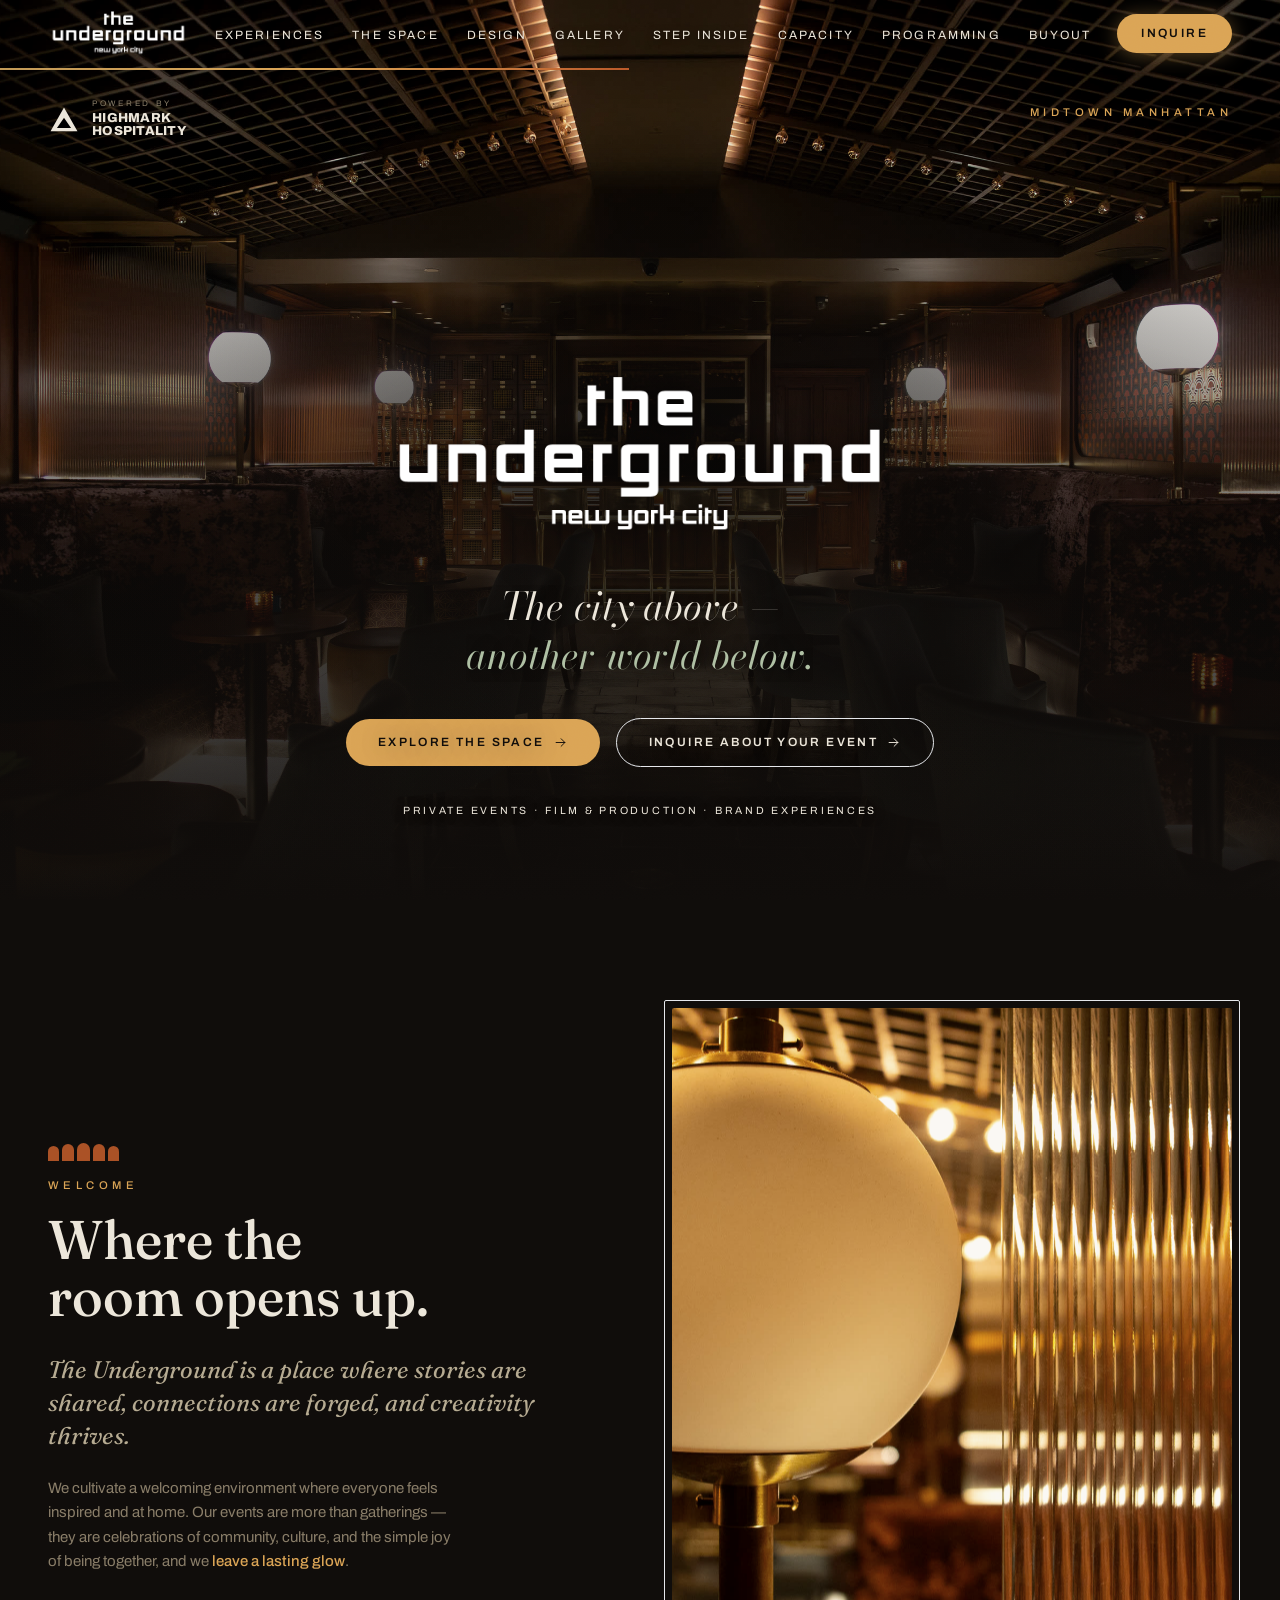
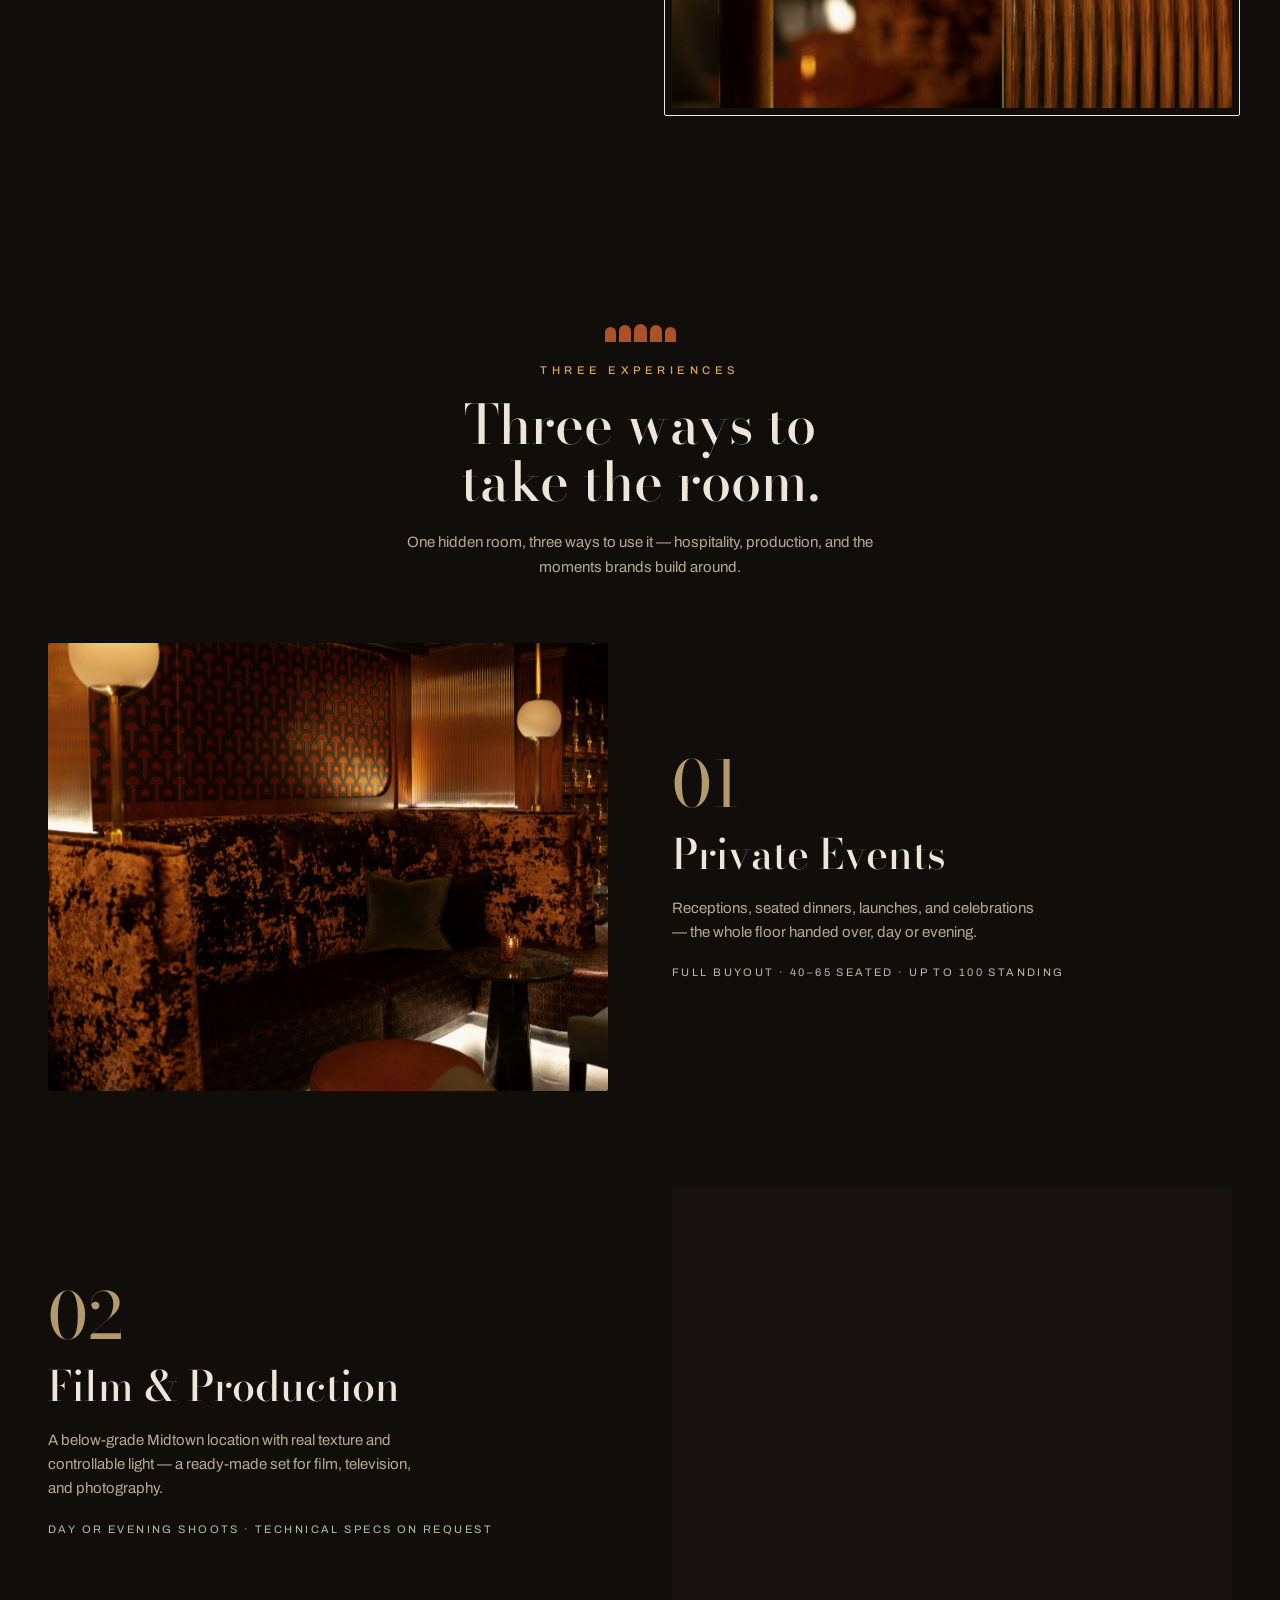
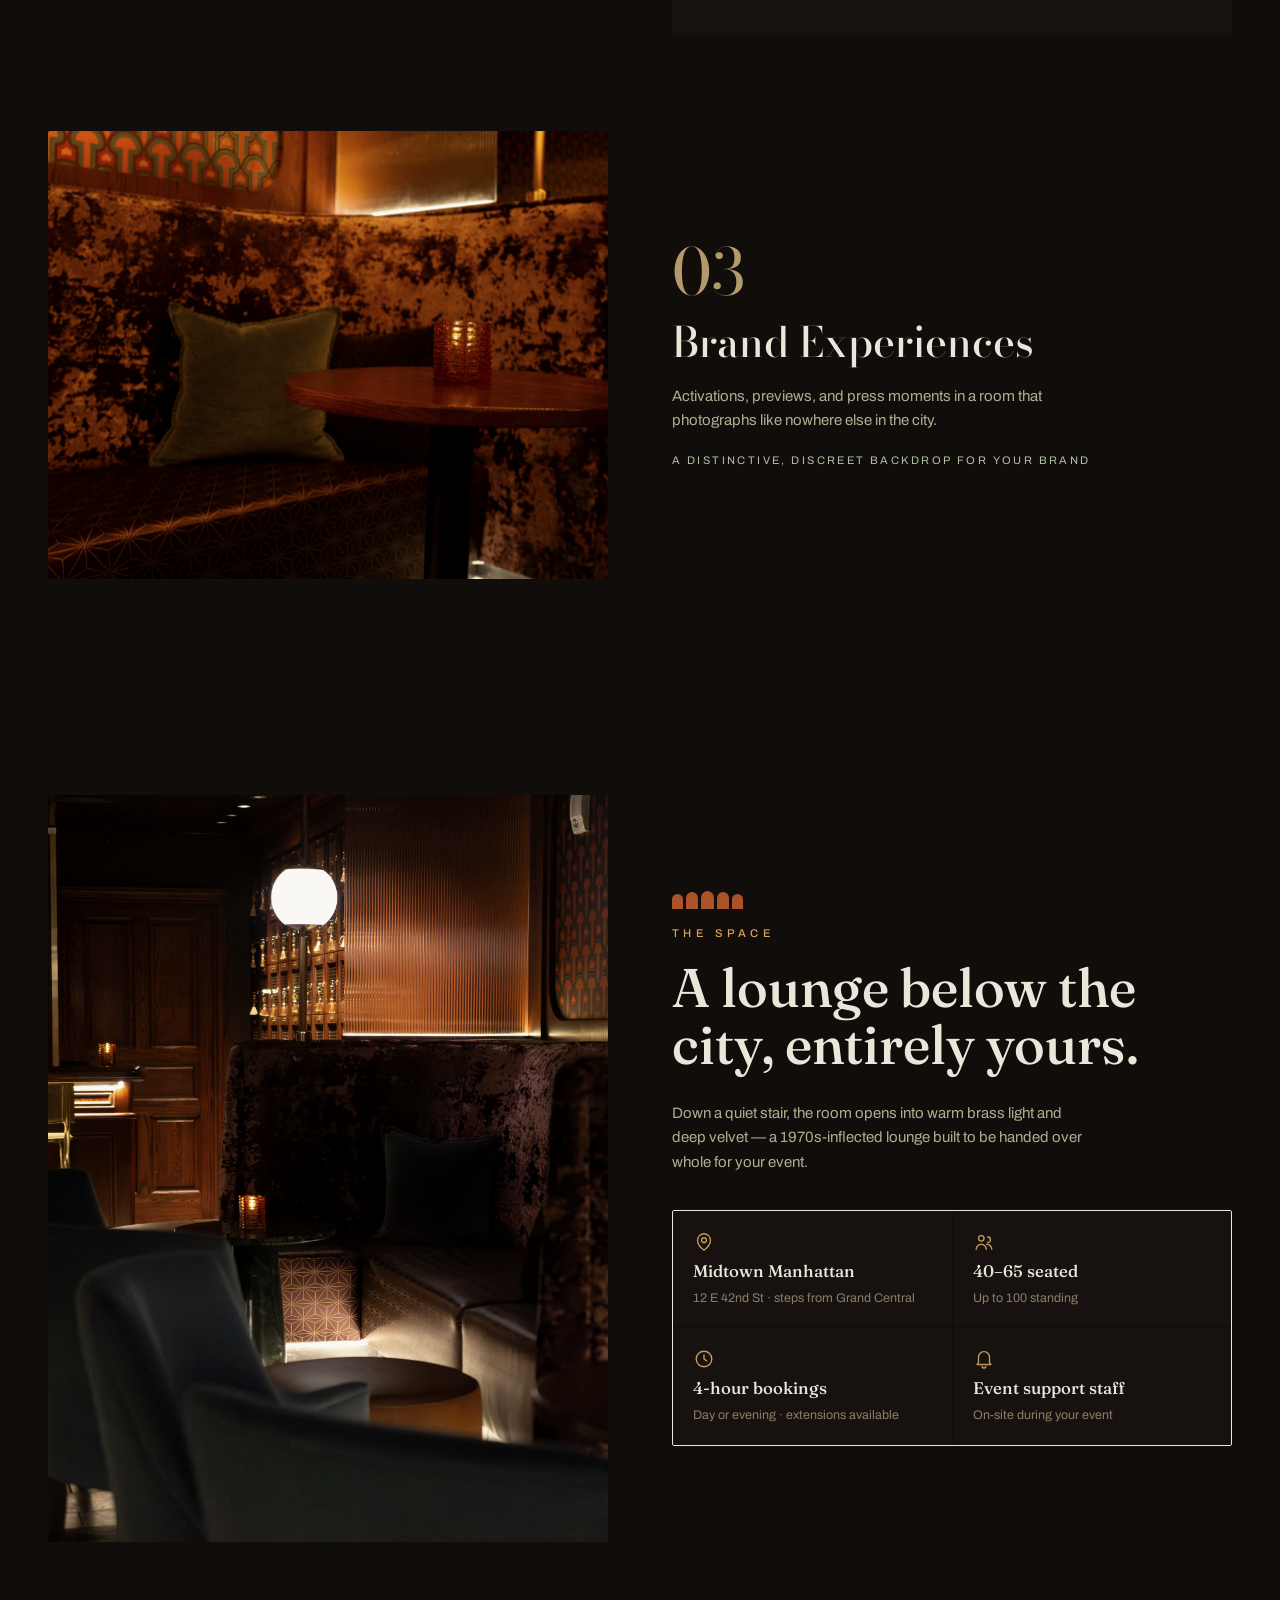
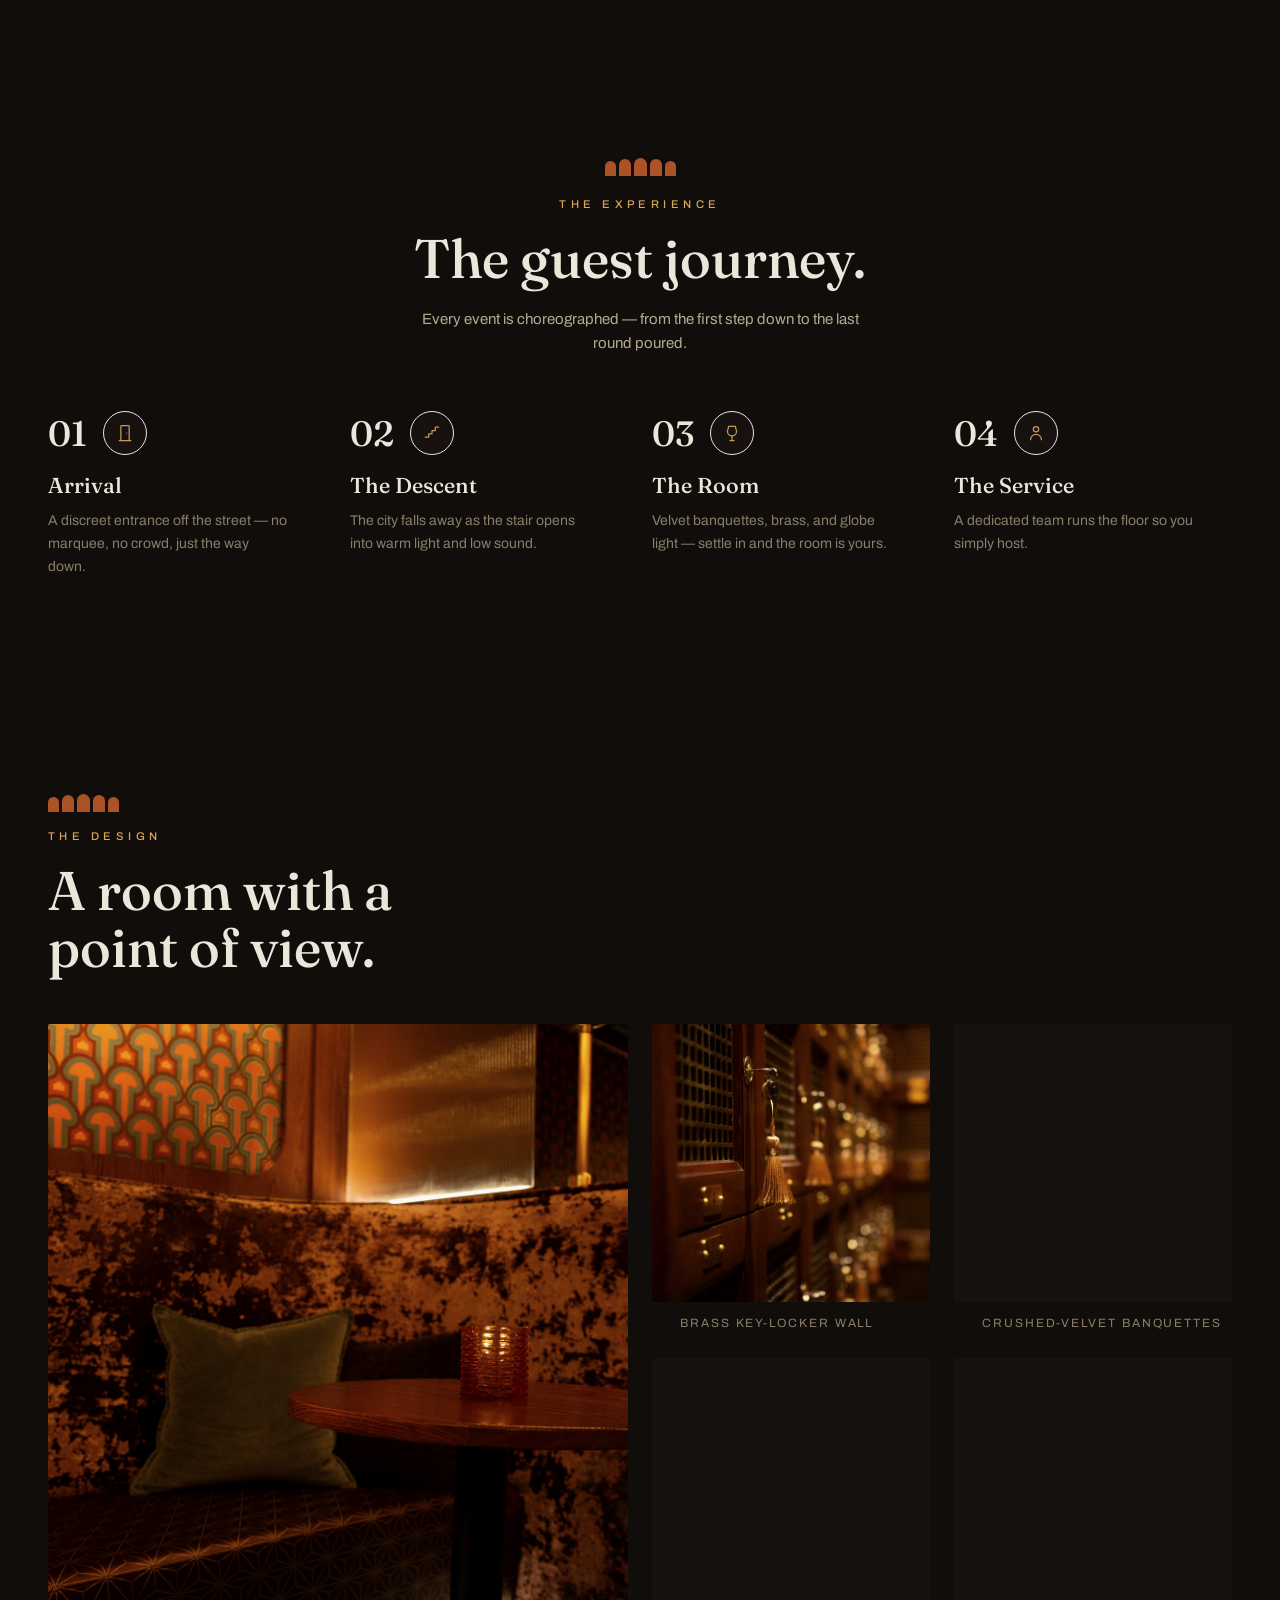
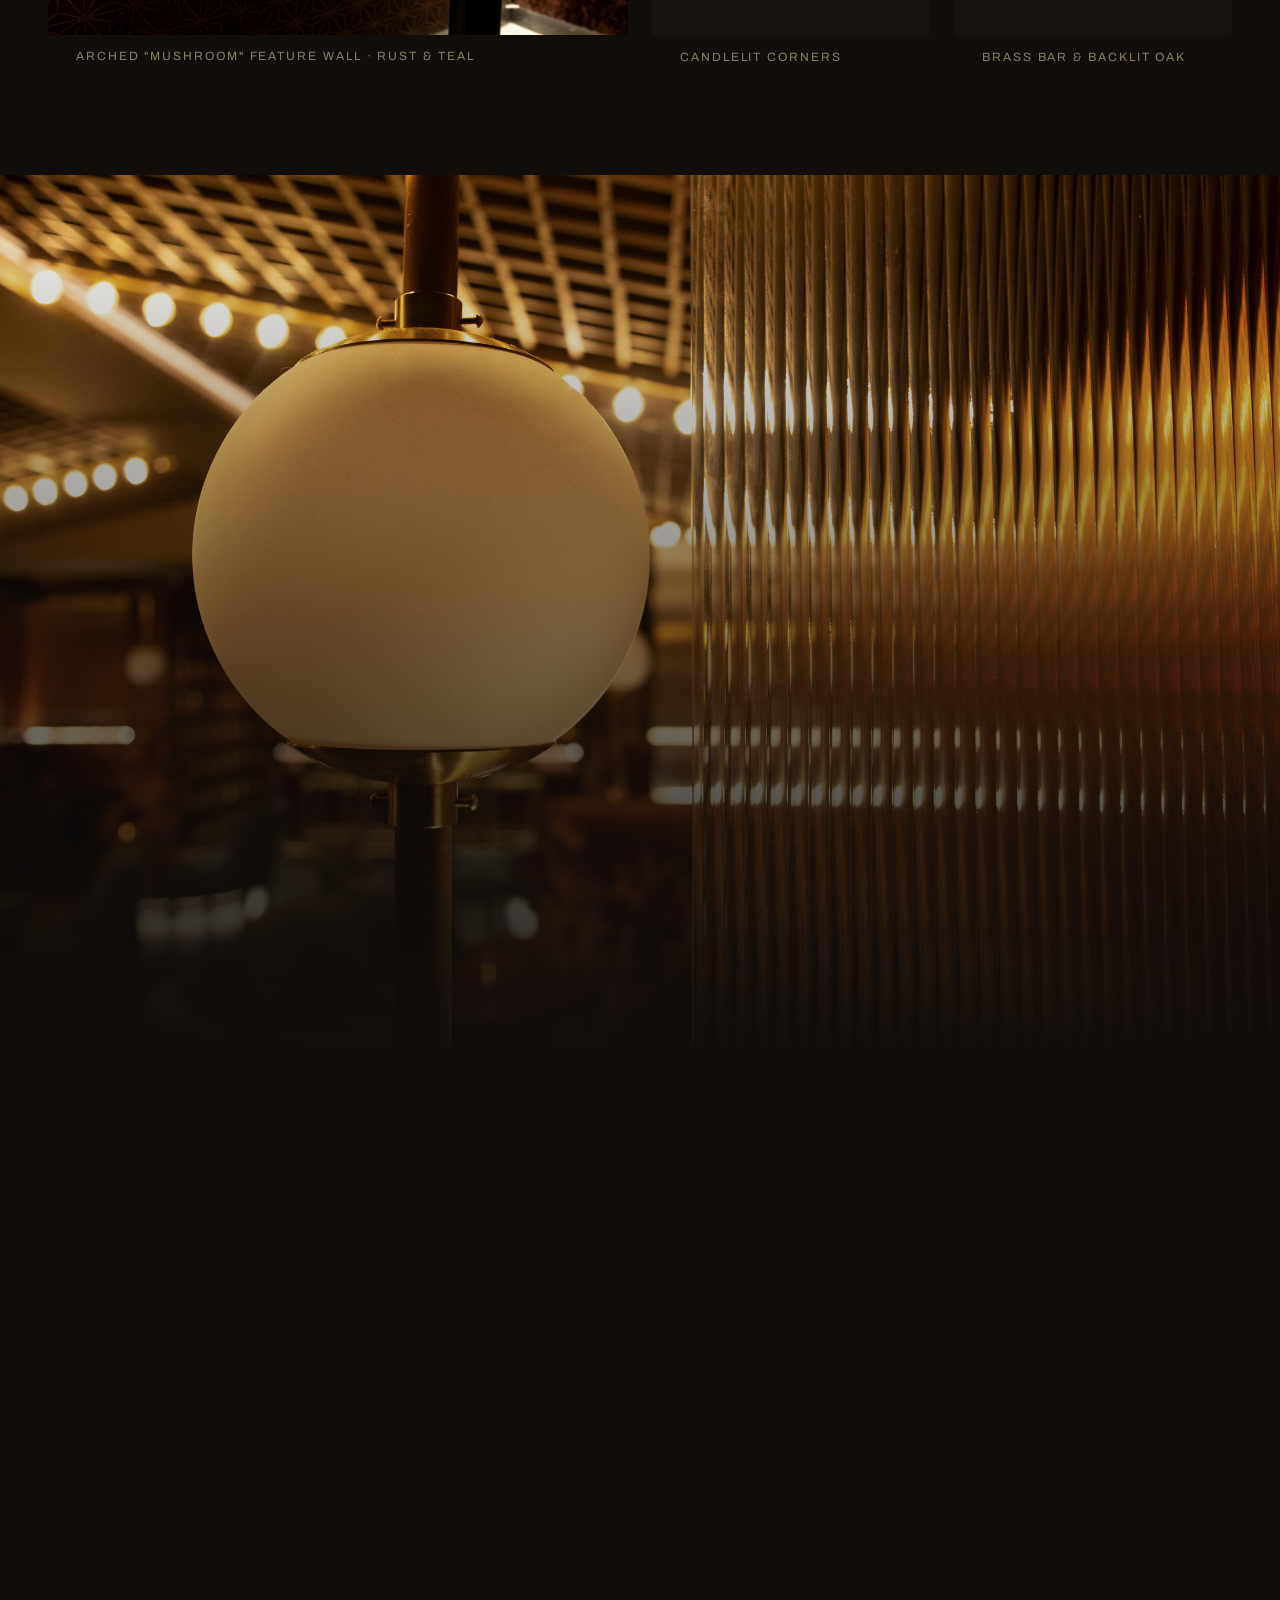
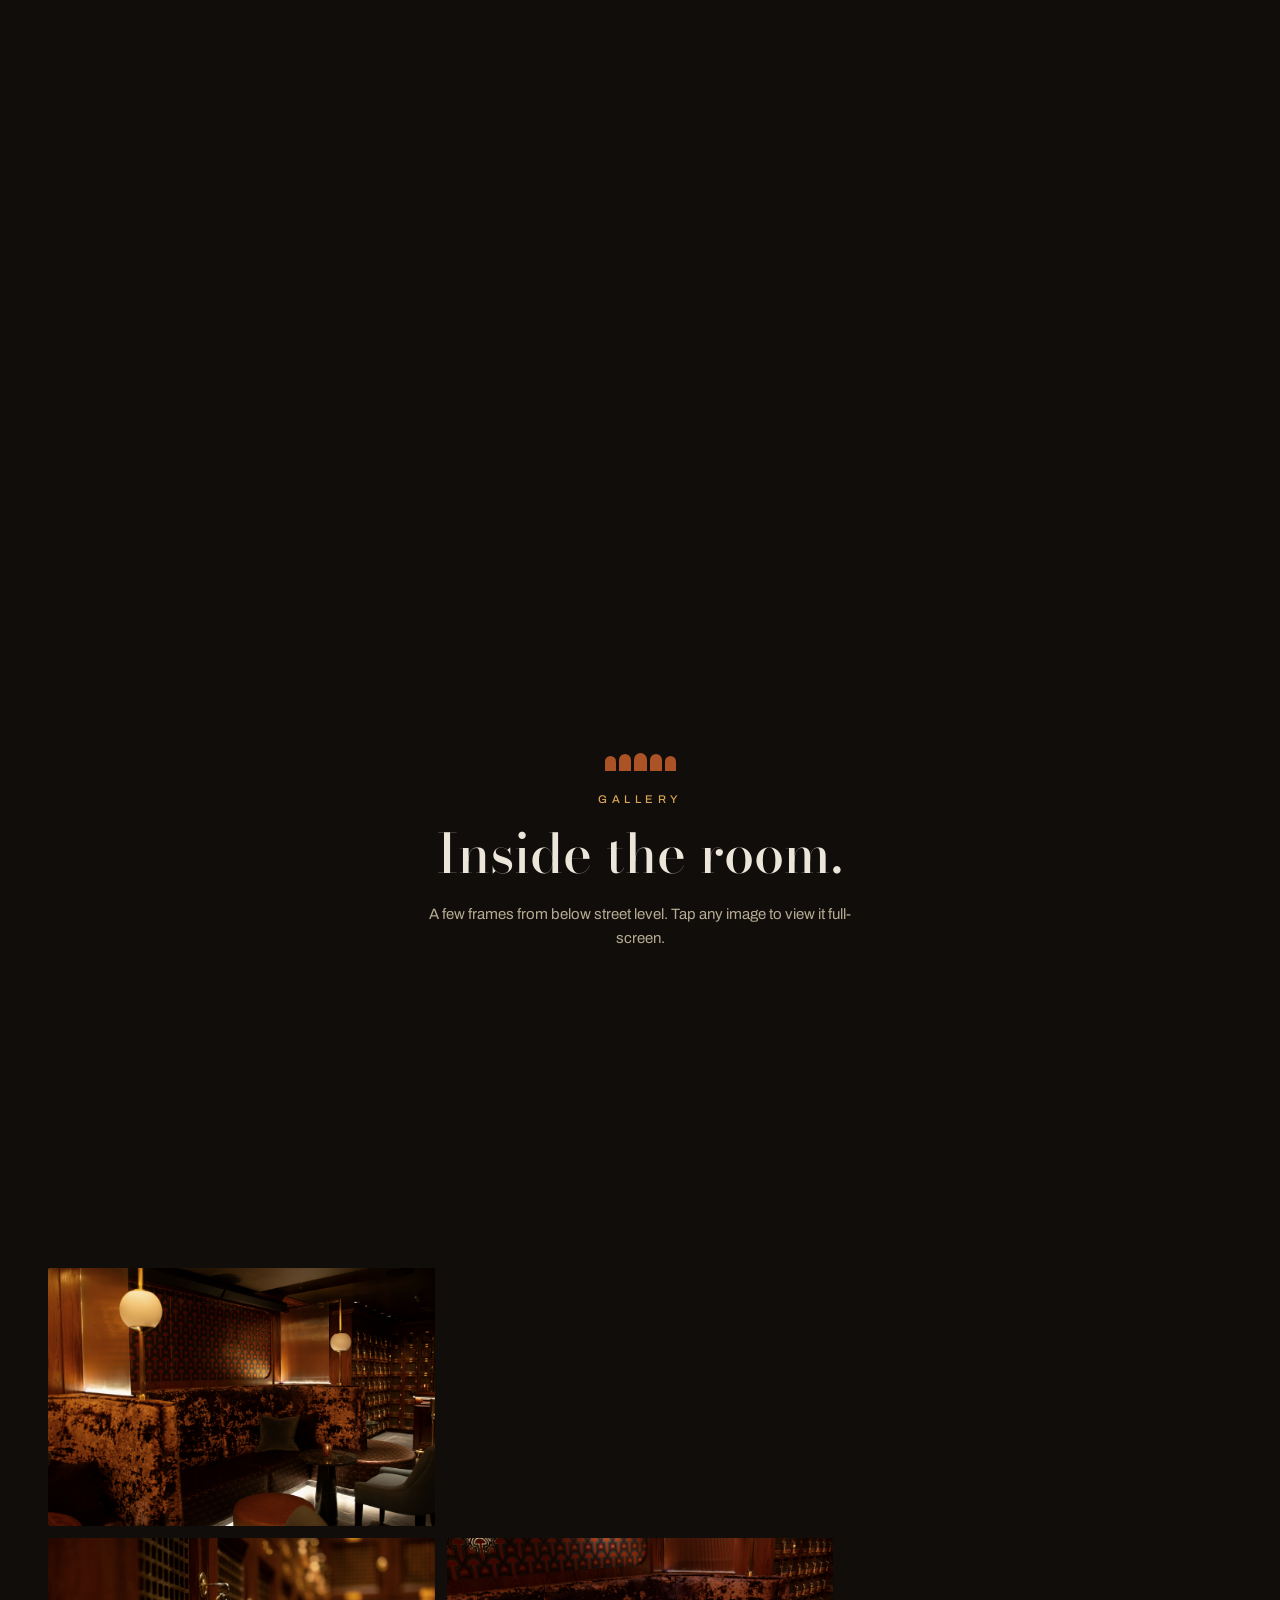
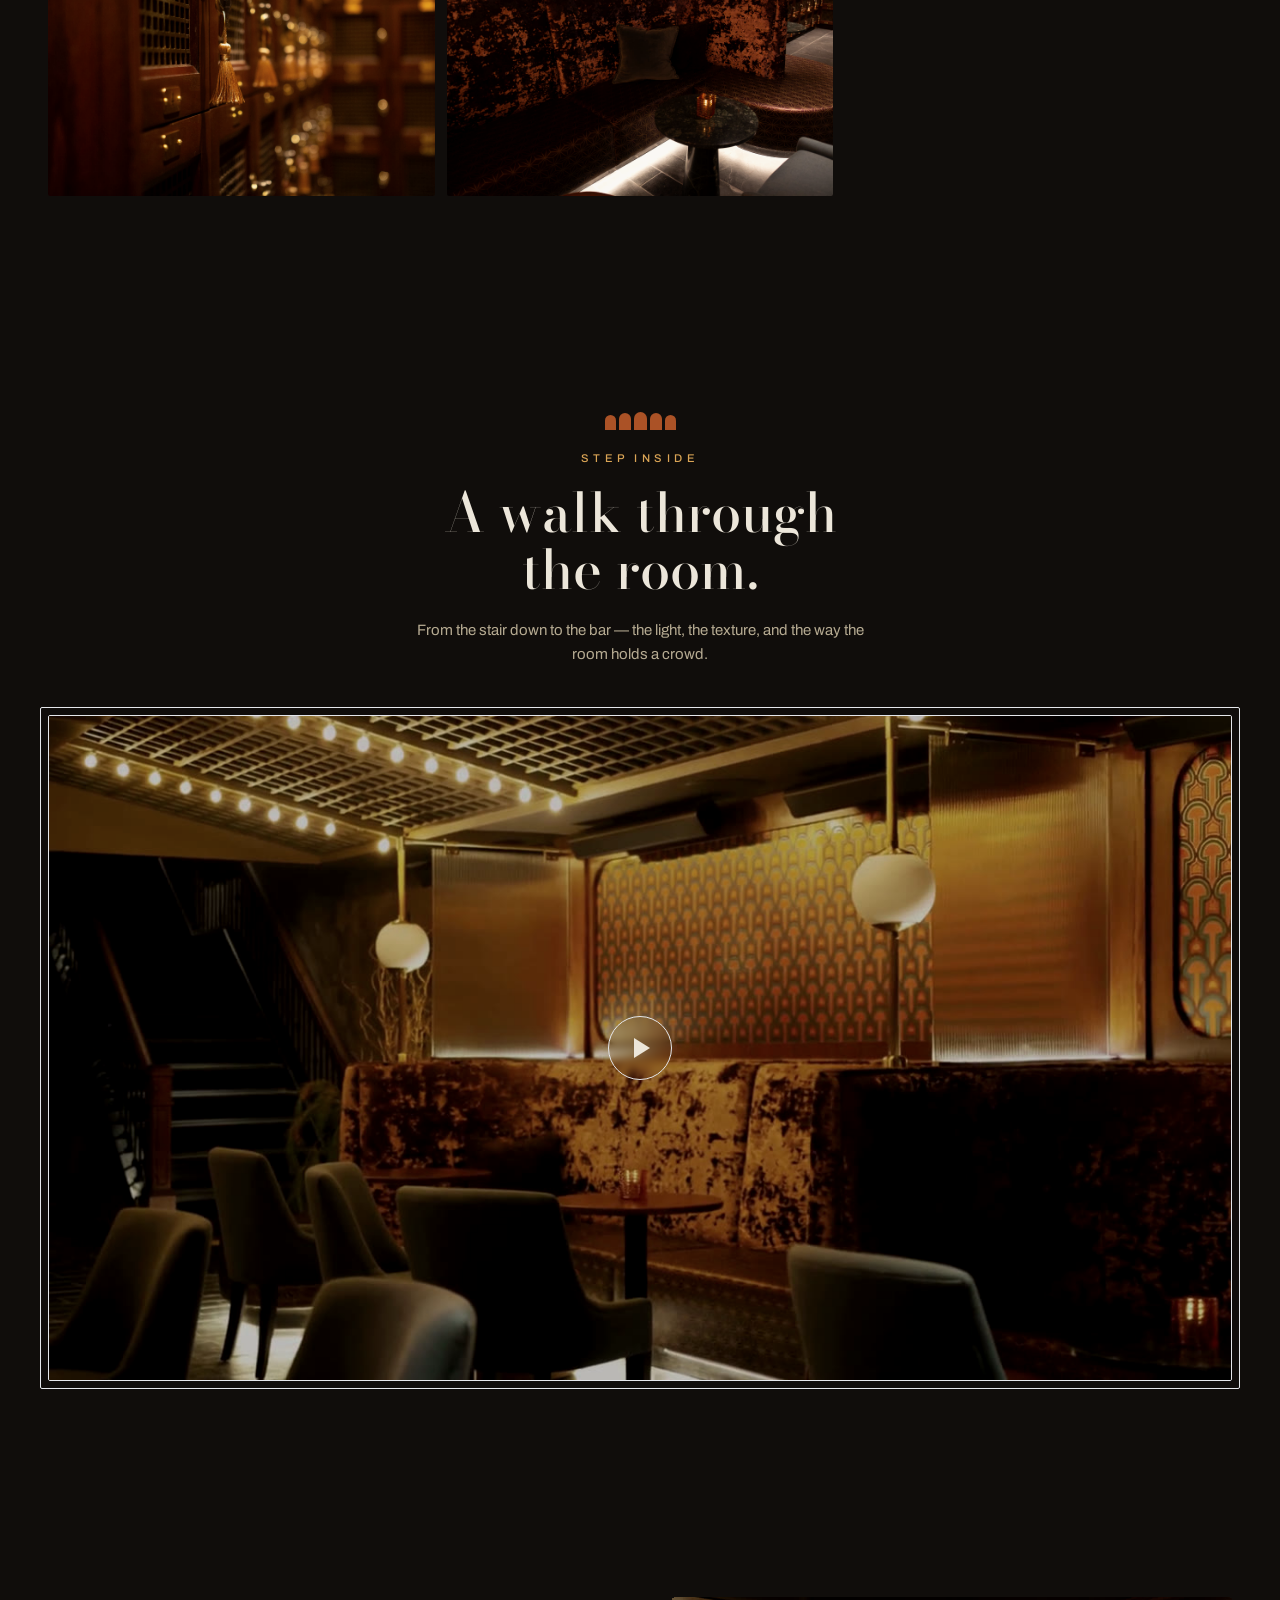
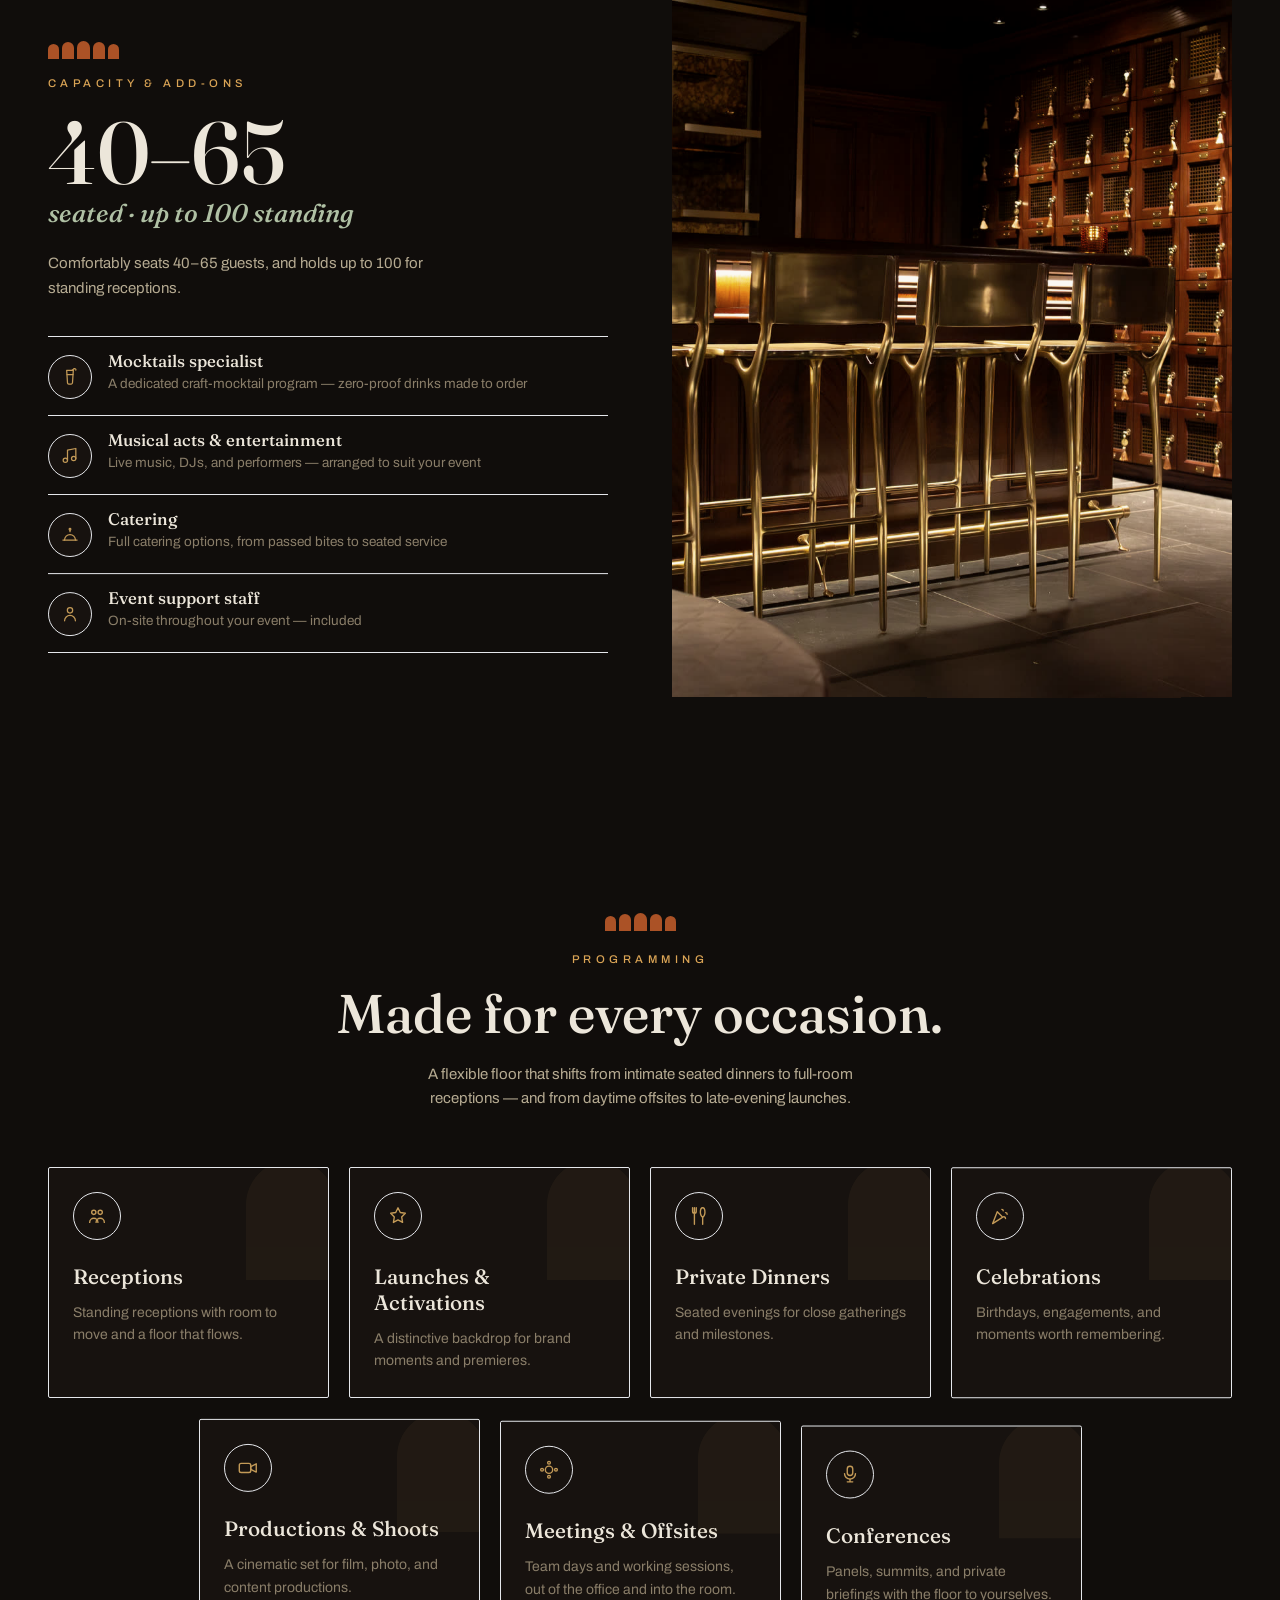
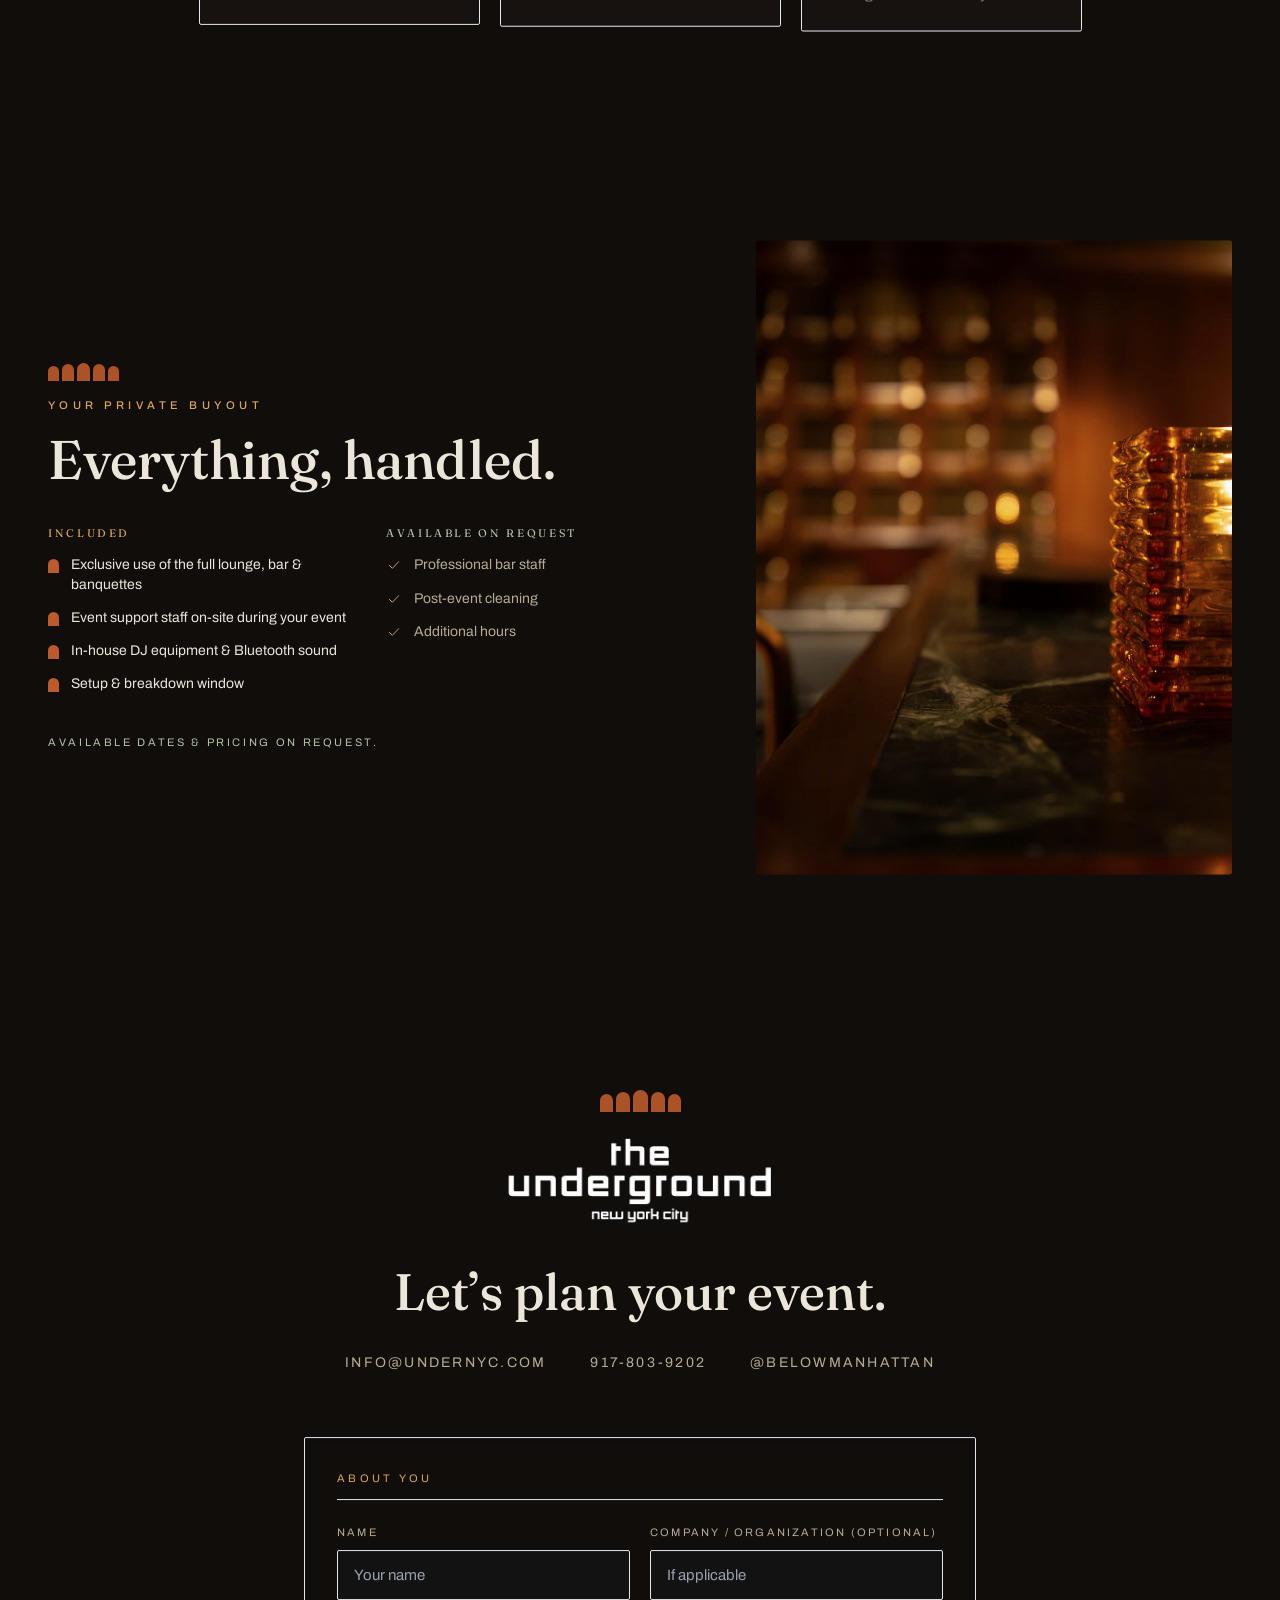
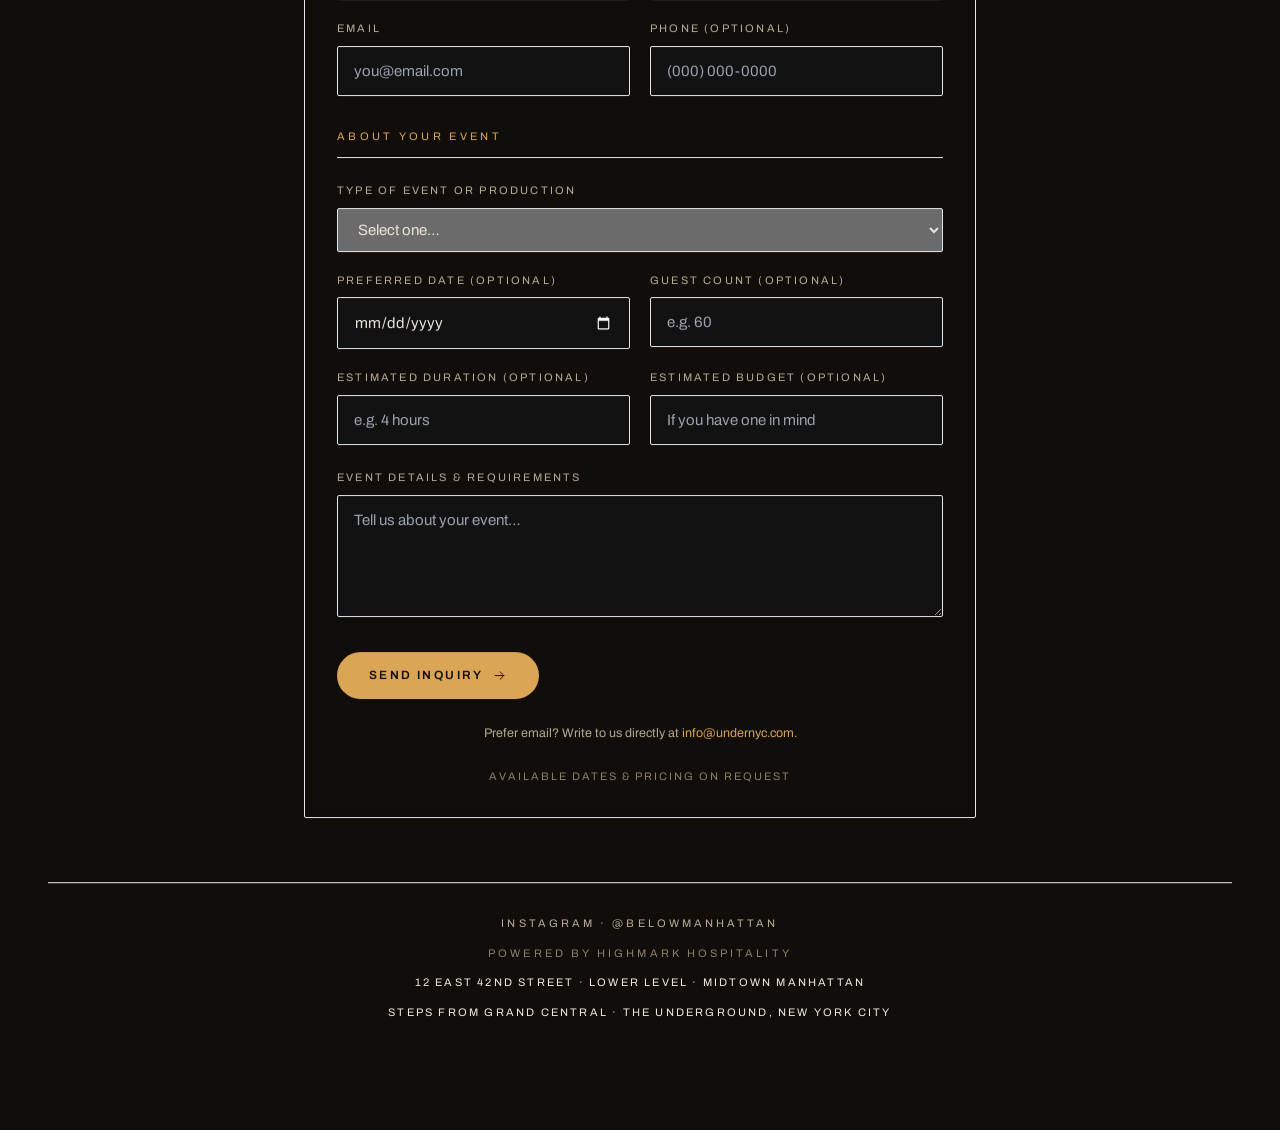
<file: index.html>
<!doctype html>
<html lang="en">
  <head>
    <meta charset="UTF-8" />
    <link rel="icon" type="image/svg+xml" href="./favicon.svg" />
    <meta name="viewport" content="width=device-width, initial-scale=1.0" />
    <meta
      name="description"
      content="The Underground — a subterranean lounge and private event venue in New York City. Powered by Highmark Hospitality. Available dates & pricing on request."
    />
    <meta name="theme-color" content="#100D0B" />
    <link rel="canonical" href="https://santananyc7-hub.github.io/the-underground/" />

    <!-- Open Graph (link previews in iMessage, Slack, WhatsApp, email, social) -->
    <meta property="og:type" content="website" />
    <meta property="og:site_name" content="The Underground" />
    <meta property="og:title" content="The Underground — Private Events · New York City" />
    <meta
      property="og:description"
      content="A subterranean lounge & private event venue in New York City. Powered by Highmark Hospitality. Available dates & pricing on request."
    />
    <meta property="og:url" content="https://santananyc7-hub.github.io/the-underground/" />
    <meta property="og:image" content="https://santananyc7-hub.github.io/the-underground/og-image.jpg" />
    <meta property="og:image:width" content="1200" />
    <meta property="og:image:height" content="630" />
    <meta property="og:image:alt" content="The Underground — a subterranean lounge in New York City." />

    <!-- Twitter / X -->
    <meta name="twitter:card" content="summary_large_image" />
    <meta name="twitter:title" content="The Underground — Private Events · New York City" />
    <meta
      name="twitter:description"
      content="A subterranean lounge & private event venue in NYC. Available dates & pricing on request."
    />
    <meta name="twitter:image" content="https://santananyc7-hub.github.io/the-underground/og-image.jpg" />

    <!-- Structured data for search engines -->
    <script type="application/ld+json">
    {
      "@context": "https://schema.org",
      "@type": "EventVenue",
      "name": "The Underground",
      "description": "A below-grade Midtown Manhattan venue for private events, film & photography production, and brand experiences — steps from Grand Central. Powered by Highmark Hospitality.",
      "url": "https://santananyc7-hub.github.io/the-underground/",
      "image": "https://santananyc7-hub.github.io/the-underground/og-image.jpg",
      "email": "info@undernyc.com",
      "telephone": "+1-917-803-9202",
      "address": {
        "@type": "PostalAddress",
        "streetAddress": "12 East 42nd Street, Lower Level",
        "addressLocality": "New York",
        "addressRegion": "NY",
        "postalCode": "10017",
        "addressCountry": "US"
      },
      "areaServed": "New York City",
      "maximumAttendeeCapacity": 100,
      "sameAs": ["https://www.instagram.com/belowmanhattan"],
      "parentOrganization": {
        "@type": "Organization",
        "name": "Highmark Hospitality"
      }
    }
    </script>

    <!-- Fonts: Fraunces (display) + Archivo (body) -->
    <link rel="preconnect" href="https://fonts.googleapis.com" />
    <link rel="preconnect" href="https://fonts.gstatic.com" crossorigin />
    <link
      href="https://fonts.googleapis.com/css2?family=Archivo:wght@400;500;600;700;800&family=Bodoni+Moda:ital,opsz,wght@0,6..96,400;0,6..96,500;0,6..96,600;1,6..96,400;1,6..96,500&family=Fraunces:ital,opsz,wght@0,9..144,400;0,9..144,500;0,9..144,600;1,9..144,400;1,9..144,500&family=Jura:wght@500;600;700&display=swap"
      rel="stylesheet"
    />

    <title>The Underground — Private Events · New York City</title>
    <script type="module" crossorigin src="./assets/index-BCJpImY7.js"></script>
    <link rel="stylesheet" crossorigin href="./assets/index-DESB9o09.css">
  </head>
  <body>
    <div id="root"></div>
  </body>
</html>
</file>
<file: assets/index-DESB9o09.css>
*,:before,:after{--tw-border-spacing-x: 0;--tw-border-spacing-y: 0;--tw-translate-x: 0;--tw-translate-y: 0;--tw-rotate: 0;--tw-skew-x: 0;--tw-skew-y: 0;--tw-scale-x: 1;--tw-scale-y: 1;--tw-pan-x: ;--tw-pan-y: ;--tw-pinch-zoom: ;--tw-scroll-snap-strictness: proximity;--tw-gradient-from-position: ;--tw-gradient-via-position: ;--tw-gradient-to-position: ;--tw-ordinal: ;--tw-slashed-zero: ;--tw-numeric-figure: ;--tw-numeric-spacing: ;--tw-numeric-fraction: ;--tw-ring-inset: ;--tw-ring-offset-width: 0px;--tw-ring-offset-color: #fff;--tw-ring-color: rgb(59 130 246 / .5);--tw-ring-offset-shadow: 0 0 #0000;--tw-ring-shadow: 0 0 #0000;--tw-shadow: 0 0 #0000;--tw-shadow-colored: 0 0 #0000;--tw-blur: ;--tw-brightness: ;--tw-contrast: ;--tw-grayscale: ;--tw-hue-rotate: ;--tw-invert: ;--tw-saturate: ;--tw-sepia: ;--tw-drop-shadow: ;--tw-backdrop-blur: ;--tw-backdrop-brightness: ;--tw-backdrop-contrast: ;--tw-backdrop-grayscale: ;--tw-backdrop-hue-rotate: ;--tw-backdrop-invert: ;--tw-backdrop-opacity: ;--tw-backdrop-saturate: ;--tw-backdrop-sepia: ;--tw-contain-size: ;--tw-contain-layout: ;--tw-contain-paint: ;--tw-contain-style: }::backdrop{--tw-border-spacing-x: 0;--tw-border-spacing-y: 0;--tw-translate-x: 0;--tw-translate-y: 0;--tw-rotate: 0;--tw-skew-x: 0;--tw-skew-y: 0;--tw-scale-x: 1;--tw-scale-y: 1;--tw-pan-x: ;--tw-pan-y: ;--tw-pinch-zoom: ;--tw-scroll-snap-strictness: proximity;--tw-gradient-from-position: ;--tw-gradient-via-position: ;--tw-gradient-to-position: ;--tw-ordinal: ;--tw-slashed-zero: ;--tw-numeric-figure: ;--tw-numeric-spacing: ;--tw-numeric-fraction: ;--tw-ring-inset: ;--tw-ring-offset-width: 0px;--tw-ring-offset-color: #fff;--tw-ring-color: rgb(59 130 246 / .5);--tw-ring-offset-shadow: 0 0 #0000;--tw-ring-shadow: 0 0 #0000;--tw-shadow: 0 0 #0000;--tw-shadow-colored: 0 0 #0000;--tw-blur: ;--tw-brightness: ;--tw-contrast: ;--tw-grayscale: ;--tw-hue-rotate: ;--tw-invert: ;--tw-saturate: ;--tw-sepia: ;--tw-drop-shadow: ;--tw-backdrop-blur: ;--tw-backdrop-brightness: ;--tw-backdrop-contrast: ;--tw-backdrop-grayscale: ;--tw-backdrop-hue-rotate: ;--tw-backdrop-invert: ;--tw-backdrop-opacity: ;--tw-backdrop-saturate: ;--tw-backdrop-sepia: ;--tw-contain-size: ;--tw-contain-layout: ;--tw-contain-paint: ;--tw-contain-style: }*,:before,:after{box-sizing:border-box;border-width:0;border-style:solid;border-color:#e5e7eb}:before,:after{--tw-content: ""}html,:host{line-height:1.5;-webkit-text-size-adjust:100%;-moz-tab-size:4;-o-tab-size:4;tab-size:4;font-family:ui-sans-serif,system-ui,sans-serif,"Apple Color Emoji","Segoe UI Emoji",Segoe UI Symbol,"Noto Color Emoji";font-feature-settings:normal;font-variation-settings:normal;-webkit-tap-highlight-color:transparent}body{margin:0;line-height:inherit}hr{height:0;color:inherit;border-top-width:1px}abbr:where([title]){-webkit-text-decoration:underline dotted;text-decoration:underline dotted}h1,h2,h3,h4,h5,h6{font-size:inherit;font-weight:inherit}a{color:inherit;text-decoration:inherit}b,strong{font-weight:bolder}code,kbd,samp,pre{font-family:ui-monospace,SFMono-Regular,Menlo,Monaco,Consolas,Liberation Mono,Courier New,monospace;font-feature-settings:normal;font-variation-settings:normal;font-size:1em}small{font-size:80%}sub,sup{font-size:75%;line-height:0;position:relative;vertical-align:baseline}sub{bottom:-.25em}sup{top:-.5em}table{text-indent:0;border-color:inherit;border-collapse:collapse}button,input,optgroup,select,textarea{font-family:inherit;font-feature-settings:inherit;font-variation-settings:inherit;font-size:100%;font-weight:inherit;line-height:inherit;letter-spacing:inherit;color:inherit;margin:0;padding:0}button,select{text-transform:none}button,input:where([type=button]),input:where([type=reset]),input:where([type=submit]){-webkit-appearance:button;background-color:transparent;background-image:none}:-moz-focusring{outline:auto}:-moz-ui-invalid{box-shadow:none}progress{vertical-align:baseline}::-webkit-inner-spin-button,::-webkit-outer-spin-button{height:auto}[type=search]{-webkit-appearance:textfield;outline-offset:-2px}::-webkit-search-decoration{-webkit-appearance:none}::-webkit-file-upload-button{-webkit-appearance:button;font:inherit}summary{display:list-item}blockquote,dl,dd,h1,h2,h3,h4,h5,h6,hr,figure,p,pre{margin:0}fieldset{margin:0;padding:0}legend{padding:0}ol,ul,menu{list-style:none;margin:0;padding:0}dialog{padding:0}textarea{resize:vertical}input::-moz-placeholder,textarea::-moz-placeholder{opacity:1;color:#9ca3af}input::placeholder,textarea::placeholder{opacity:1;color:#9ca3af}button,[role=button]{cursor:pointer}:disabled{cursor:default}img,svg,video,canvas,audio,iframe,embed,object{display:block;vertical-align:middle}img,video{max-width:100%;height:auto}[hidden]:where(:not([hidden=until-found])){display:none}*{-webkit-font-smoothing:antialiased;-moz-osx-font-smoothing:grayscale}html{scroll-behavior:auto;scroll-padding-top:4.5rem;overflow-x:clip}body{background-color:var(--ink);color:var(--cream);font-family:Archivo,system-ui,sans-serif;line-height:1.6}h1,h2,h3{font-family:Fraunces,Georgia,serif;line-height:1.05;text-wrap:balance}:focus-visible{outline:2px solid var(--amber);outline-offset:3px;border-radius:2px}::-moz-selection{background:#dba55647;color:var(--cream)}::selection{background:#dba55647;color:var(--cream)}.container{width:100%}@media (min-width: 640px){.container{max-width:640px}}@media (min-width: 768px){.container{max-width:768px}}@media (min-width: 1024px){.container{max-width:1024px}}@media (min-width: 1280px){.container{max-width:1280px}}@media (min-width: 1536px){.container{max-width:1536px}}.eyebrow{font-family:Archivo,system-ui,sans-serif;text-transform:uppercase;letter-spacing:.4em;font-size:.7rem;font-weight:500;color:var(--amber)}.grade{filter:saturate(.82) contrast(1.04) brightness(.96) sepia(.06)}.section-pad{padding-block:clamp(4.5rem,12vh,9rem)}.sr-only{position:absolute;width:1px;height:1px;padding:0;margin:-1px;overflow:hidden;clip:rect(0,0,0,0);white-space:nowrap;border-width:0}.pointer-events-none{pointer-events:none}.visible{visibility:visible}.static{position:static}.fixed{position:fixed}.absolute{position:absolute}.relative{position:relative}.-inset-2{top:-.5rem;right:-.5rem;bottom:-.5rem;left:-.5rem}.inset-0{top:0;right:0;bottom:0;left:0}.inset-x-0{left:0;right:0}.-right-2{right:-.5rem}.-top-2{top:-.5rem}.-top-\[9\%\]{top:-9%}.bottom-0{bottom:0}.left-0{left:0}.left-1\/2{left:50%}.left-2{left:.5rem}.left-\[3\.2rem\]{left:3.2rem}.right-2{right:.5rem}.top-0{top:0}.top-1\.5{top:.375rem}.top-1\/2{top:50%}.top-3{top:.75rem}.top-6{top:1.5rem}.top-\[var\(--bar-h\)\]{top:var(--bar-h)}.-z-0{z-index:0}.-z-10{z-index:-10}.z-10{z-index:10}.z-40{z-index:40}.z-50{z-index:50}.z-\[55\]{z-index:55}.z-\[70\]{z-index:70}.z-\[80\]{z-index:80}.order-1{order:1}.order-2{order:2}.mx-auto{margin-left:auto;margin-right:auto}.mb-2{margin-bottom:.5rem}.mb-3{margin-bottom:.75rem}.mb-4{margin-bottom:1rem}.mb-5{margin-bottom:1.25rem}.mb-6{margin-bottom:1.5rem}.mb-7{margin-bottom:1.75rem}.ml-1{margin-left:.25rem}.mt-0\.5{margin-top:.125rem}.mt-1{margin-top:.25rem}.mt-10{margin-top:2.5rem}.mt-12{margin-top:3rem}.mt-14{margin-top:3.5rem}.mt-16{margin-top:4rem}.mt-2{margin-top:.5rem}.mt-3{margin-top:.75rem}.mt-4{margin-top:1rem}.mt-5{margin-top:1.25rem}.mt-6{margin-top:1.5rem}.mt-7{margin-top:1.75rem}.mt-8{margin-top:2rem}.mt-9{margin-top:2.25rem}.block{display:block}.inline-block{display:inline-block}.inline{display:inline}.flex{display:flex}.inline-flex{display:inline-flex}.table{display:table}.grid{display:grid}.contents{display:contents}.hidden{display:none}.aspect-\[3\/4\]{aspect-ratio:3/4}.aspect-\[4\/5\]{aspect-ratio:4/5}.aspect-\[5\/4\]{aspect-ratio:5/4}.aspect-square{aspect-ratio:1 / 1}.aspect-video{aspect-ratio:16 / 9}.h-1{height:.25rem}.h-1\/3{height:33.333333%}.h-10{height:2.5rem}.h-11{height:2.75rem}.h-12{height:3rem}.h-16{height:4rem}.h-3{height:.75rem}.h-9{height:2.25rem}.h-\[1\.5px\]{height:1.5px}.h-\[118\%\]{height:118%}.h-\[2px\]{height:2px}.h-\[80\%\]{height:80%}.h-\[var\(--bar-h\)\]{height:var(--bar-h)}.h-auto{height:auto}.h-full{height:100%}.h-px{height:1px}.max-h-full{max-height:100%}.min-h-\[100svh\]{min-height:100svh}.w-1{width:.25rem}.w-10{width:2.5rem}.w-11{width:2.75rem}.w-12{width:3rem}.w-16{width:4rem}.w-4{width:1rem}.w-40{width:10rem}.w-5{width:1.25rem}.w-9{width:2.25rem}.w-\[calc\(100\%-2rem\)\]{width:calc(100% - 2rem)}.w-full{width:100%}.w-px{width:1px}.max-w-2xl{max-width:42rem}.max-w-\[18ch\]{max-width:18ch}.max-w-\[20ch\]{max-width:20ch}.max-w-\[30ch\]{max-width:30ch}.max-w-\[42ch\]{max-width:42ch}.max-w-\[44ch\]{max-width:44ch}.max-w-\[46ch\]{max-width:46ch}.max-w-\[48ch\]{max-width:48ch}.max-w-\[52ch\]{max-width:52ch}.max-w-\[54ch\]{max-width:54ch}.max-w-editorial{max-width:78rem}.max-w-full{max-width:100%}.flex-1{flex:1 1 0%}.shrink-0{flex-shrink:0}.basis-full{flex-basis:100%}.origin-left{transform-origin:left}.origin-top{transform-origin:top}.-translate-x-1\/2{--tw-translate-x: -50%;transform:translate(var(--tw-translate-x),var(--tw-translate-y)) rotate(var(--tw-rotate)) skew(var(--tw-skew-x)) skewY(var(--tw-skew-y)) scaleX(var(--tw-scale-x)) scaleY(var(--tw-scale-y))}.-translate-y-1\/2{--tw-translate-y: -50%;transform:translate(var(--tw-translate-x),var(--tw-translate-y)) rotate(var(--tw-rotate)) skew(var(--tw-skew-x)) skewY(var(--tw-skew-y)) scaleX(var(--tw-scale-x)) scaleY(var(--tw-scale-y))}.translate-y-2{--tw-translate-y: .5rem;transform:translate(var(--tw-translate-x),var(--tw-translate-y)) rotate(var(--tw-rotate)) skew(var(--tw-skew-x)) skewY(var(--tw-skew-y)) scaleX(var(--tw-scale-x)) scaleY(var(--tw-scale-y))}.-rotate-45{--tw-rotate: -45deg;transform:translate(var(--tw-translate-x),var(--tw-translate-y)) rotate(var(--tw-rotate)) skew(var(--tw-skew-x)) skewY(var(--tw-skew-y)) scaleX(var(--tw-scale-x)) scaleY(var(--tw-scale-y))}.rotate-180{--tw-rotate: 180deg;transform:translate(var(--tw-translate-x),var(--tw-translate-y)) rotate(var(--tw-rotate)) skew(var(--tw-skew-x)) skewY(var(--tw-skew-y)) scaleX(var(--tw-scale-x)) scaleY(var(--tw-scale-y))}.rotate-45{--tw-rotate: 45deg;transform:translate(var(--tw-translate-x),var(--tw-translate-y)) rotate(var(--tw-rotate)) skew(var(--tw-skew-x)) skewY(var(--tw-skew-y)) scaleX(var(--tw-scale-x)) scaleY(var(--tw-scale-y))}.scale-x-0{--tw-scale-x: 0;transform:translate(var(--tw-translate-x),var(--tw-translate-y)) rotate(var(--tw-rotate)) skew(var(--tw-skew-x)) skewY(var(--tw-skew-y)) scaleX(var(--tw-scale-x)) scaleY(var(--tw-scale-y))}.select-none{-webkit-user-select:none;-moz-user-select:none;user-select:none}.resize-y{resize:vertical}.columns-2{-moz-columns:2;columns:2}.break-inside-avoid{-moz-column-break-inside:avoid;break-inside:avoid}.grid-cols-2{grid-template-columns:repeat(2,minmax(0,1fr))}.flex-col{flex-direction:column}.flex-wrap{flex-wrap:wrap}.place-items-center{place-items:center}.items-start{align-items:flex-start}.items-end{align-items:flex-end}.items-center{align-items:center}.justify-start{justify-content:flex-start}.justify-end{justify-content:flex-end}.justify-center{justify-content:center}.justify-between{justify-content:space-between}.gap-10{gap:2.5rem}.gap-16{gap:4rem}.gap-2{gap:.5rem}.gap-3{gap:.75rem}.gap-3\.5{gap:.875rem}.gap-4{gap:1rem}.gap-5{gap:1.25rem}.gap-6{gap:1.5rem}.gap-7{gap:1.75rem}.gap-8{gap:2rem}.gap-\[3px\]{gap:3px}.gap-px{gap:1px}.gap-y-12{row-gap:3rem}.divide-y>:not([hidden])~:not([hidden]){--tw-divide-y-reverse: 0;border-top-width:calc(1px * calc(1 - var(--tw-divide-y-reverse)));border-bottom-width:calc(1px * var(--tw-divide-y-reverse))}.self-start{align-self:flex-start}.overflow-hidden{overflow:hidden}.rounded{border-radius:.25rem}.rounded-full{border-radius:9999px}.rounded-sm{border-radius:.125rem}.border{border-width:1px}.border-y{border-top-width:1px;border-bottom-width:1px}.border-b{border-bottom-width:1px}.border-t{border-top-width:1px}.border-transparent{border-color:transparent}.bg-amber{background-color:var(--amber)}.bg-cream{background-color:var(--cream)}.bg-current{background-color:currentColor}.bg-panel{background-color:var(--panel)}.bg-gradient-to-b{background-image:linear-gradient(to bottom,var(--tw-gradient-stops))}.bg-gradient-to-r{background-image:linear-gradient(to right,var(--tw-gradient-stops))}.bg-gradient-to-t{background-image:linear-gradient(to top,var(--tw-gradient-stops))}.from-brass{--tw-gradient-from: var(--brass) var(--tw-gradient-from-position);--tw-gradient-to: rgb(255 255 255 / 0) var(--tw-gradient-to-position);--tw-gradient-stops: var(--tw-gradient-from), var(--tw-gradient-to)}.from-champagne{--tw-gradient-from: var(--champagne) var(--tw-gradient-from-position);--tw-gradient-to: rgb(255 255 255 / 0) var(--tw-gradient-to-position);--tw-gradient-stops: var(--tw-gradient-from), var(--tw-gradient-to)}.from-ink{--tw-gradient-from: var(--ink) var(--tw-gradient-from-position);--tw-gradient-to: rgb(255 255 255 / 0) var(--tw-gradient-to-position);--tw-gradient-stops: var(--tw-gradient-from), var(--tw-gradient-to)}.from-transparent{--tw-gradient-from: transparent var(--tw-gradient-from-position);--tw-gradient-to: rgb(0 0 0 / 0) var(--tw-gradient-to-position);--tw-gradient-stops: var(--tw-gradient-from), var(--tw-gradient-to)}.via-amber{--tw-gradient-to: rgb(255 255 255 / 0) var(--tw-gradient-to-position);--tw-gradient-stops: var(--tw-gradient-from), var(--amber) var(--tw-gradient-via-position), var(--tw-gradient-to)}.to-ink{--tw-gradient-to: var(--ink) var(--tw-gradient-to-position)}.to-rust{--tw-gradient-to: var(--rust) var(--tw-gradient-to-position)}.to-transparent{--tw-gradient-to: transparent var(--tw-gradient-to-position)}.fill-cream{fill:var(--cream)}.object-contain{-o-object-fit:contain;object-fit:contain}.object-cover{-o-object-fit:cover;object-fit:cover}.p-3{padding:.75rem}.p-4{padding:1rem}.p-6{padding:1.5rem}.px-4{padding-left:1rem;padding-right:1rem}.px-5{padding-left:1.25rem;padding-right:1.25rem}.px-6{padding-left:1.5rem;padding-right:1.5rem}.px-8{padding-left:2rem;padding-right:2rem}.py-1\.5{padding-top:.375rem;padding-bottom:.375rem}.py-2\.5{padding-top:.625rem;padding-bottom:.625rem}.py-3{padding-top:.75rem;padding-bottom:.75rem}.py-3\.5{padding-top:.875rem;padding-bottom:.875rem}.py-4{padding-top:1rem;padding-bottom:1rem}.pb-16{padding-bottom:4rem}.pb-3{padding-bottom:.75rem}.pb-4{padding-bottom:1rem}.pb-6{padding-bottom:1.5rem}.pb-\[0\.12em\]{padding-bottom:.12em}.pt-1{padding-top:.25rem}.pt-8{padding-top:2rem}.text-center{text-align:center}.align-bottom{vertical-align:bottom}.font-body{font-family:Archivo,system-ui,sans-serif}.font-display{font-family:Fraunces,Georgia,serif}.font-editorial{font-family:Bodoni Moda,Fraunces,Georgia,serif}.font-wordmark{font-family:Jura,Archivo,system-ui,sans-serif}.text-\[1\.05rem\]{font-size:1.05rem}.text-\[1\.35rem\]{font-size:1.35rem}.text-\[1\.3rem\]{font-size:1.3rem}.text-\[10\.5px\]{font-size:10.5px}.text-\[11px\]{font-size:11px}.text-\[12\.5px\]{font-size:12.5px}.text-\[12px\]{font-size:12px}.text-\[13\.5px\]{font-size:13.5px}.text-\[13px\]{font-size:13px}.text-\[14px\]{font-size:14px}.text-\[15px\]{font-size:15px}.text-\[2\.2rem\]{font-size:2.2rem}.text-\[clamp\(1\.15rem\,2vw\,1\.5rem\)\]{font-size:clamp(1.15rem,2vw,1.5rem)}.text-\[clamp\(1\.1rem\,2\.4vw\,1\.6rem\)\]{font-size:clamp(1.1rem,2.4vw,1.6rem)}.text-\[clamp\(1\.35rem\,3\.4vw\,2\.4rem\)\]{font-size:clamp(1.35rem,3.4vw,2.4rem)}.text-\[clamp\(1\.8rem\,4vw\,2\.6rem\)\]{font-size:clamp(1.8rem,4vw,2.6rem)}.text-\[clamp\(1\.9rem\,5\.5vw\,4rem\)\]{font-size:clamp(1.9rem,5.5vw,4rem)}.text-\[clamp\(1\.9rem\,5vw\,3\.2rem\)\]{font-size:clamp(1.9rem,5vw,3.2rem)}.text-\[clamp\(2\.6rem\,6vw\,4rem\)\]{font-size:clamp(2.6rem,6vw,4rem)}.text-\[clamp\(2rem\,5vw\,3\.4rem\)\]{font-size:clamp(2rem,5vw,3.4rem)}.text-\[clamp\(3\.4rem\,9vw\,5\.5rem\)\]{font-size:clamp(3.4rem,9vw,5.5rem)}.text-sm{font-size:.875rem;line-height:1.25rem}.font-extrabold{font-weight:800}.font-medium{font-weight:500}.font-normal{font-weight:400}.font-semibold{font-weight:600}.uppercase{text-transform:uppercase}.lowercase{text-transform:lowercase}.italic{font-style:italic}.leading-\[1\.08\]{line-height:1.08}.leading-\[1\.14\]{line-height:1.14}.leading-none{line-height:1}.leading-relaxed{line-height:1.625}.leading-snug{line-height:1.375}.leading-tight{line-height:1.25}.tracking-\[0\.16em\]{letter-spacing:.16em}.tracking-\[0\.18em\]{letter-spacing:.18em}.tracking-\[0\.22em\]{letter-spacing:.22em}.tracking-\[0\.24em\]{letter-spacing:.24em}.tracking-\[0\.26em\]{letter-spacing:.26em}.tracking-\[0\.28em\]{letter-spacing:.28em}.tracking-\[0\.2em\]{letter-spacing:.2em}.tracking-\[0\.3em\]{letter-spacing:.3em}.text-amber{color:var(--amber)}.text-brass{color:var(--brass)}.text-champagne{color:var(--champagne)}.text-cream{color:var(--cream)}.text-faint{color:var(--faint)}.text-ink{color:var(--ink)}.text-muted{color:var(--muted)}.text-sage{color:var(--sage)}.underline-offset-2{text-underline-offset:2px}.opacity-0{opacity:0}.opacity-100{opacity:1}.opacity-90{opacity:.9}.opacity-\[0\.045\]{opacity:.045}.opacity-\[0\.06\]{opacity:.06}.opacity-\[0\.12\]{opacity:.12}.opacity-\[0\.14\]{opacity:.14}.mix-blend-soft-light{mix-blend-mode:soft-light}.mix-blend-difference{mix-blend-mode:difference}.shadow-2xl{--tw-shadow: 0 25px 50px -12px rgb(0 0 0 / .25);--tw-shadow-colored: 0 25px 50px -12px var(--tw-shadow-color);box-shadow:var(--tw-ring-offset-shadow, 0 0 #0000),var(--tw-ring-shadow, 0 0 #0000),var(--tw-shadow)}.shadow-\[0_2px_20px_rgba\(219\,165\,86\,0\.4\)\]{--tw-shadow: 0 2px 20px rgba(219,165,86,.4);--tw-shadow-colored: 0 2px 20px var(--tw-shadow-color);box-shadow:var(--tw-ring-offset-shadow, 0 0 #0000),var(--tw-ring-shadow, 0 0 #0000),var(--tw-shadow)}.outline{outline-style:solid}.ring{--tw-ring-offset-shadow: var(--tw-ring-inset) 0 0 0 var(--tw-ring-offset-width) var(--tw-ring-offset-color);--tw-ring-shadow: var(--tw-ring-inset) 0 0 0 calc(3px + var(--tw-ring-offset-width)) var(--tw-ring-color);box-shadow:var(--tw-ring-offset-shadow),var(--tw-ring-shadow),var(--tw-shadow, 0 0 #0000)}.filter{filter:var(--tw-blur) var(--tw-brightness) var(--tw-contrast) var(--tw-grayscale) var(--tw-hue-rotate) var(--tw-invert) var(--tw-saturate) var(--tw-sepia) var(--tw-drop-shadow)}.backdrop-blur-lg{--tw-backdrop-blur: blur(16px);-webkit-backdrop-filter:var(--tw-backdrop-blur) var(--tw-backdrop-brightness) var(--tw-backdrop-contrast) var(--tw-backdrop-grayscale) var(--tw-backdrop-hue-rotate) var(--tw-backdrop-invert) var(--tw-backdrop-opacity) var(--tw-backdrop-saturate) var(--tw-backdrop-sepia);backdrop-filter:var(--tw-backdrop-blur) var(--tw-backdrop-brightness) var(--tw-backdrop-contrast) var(--tw-backdrop-grayscale) var(--tw-backdrop-hue-rotate) var(--tw-backdrop-invert) var(--tw-backdrop-opacity) var(--tw-backdrop-saturate) var(--tw-backdrop-sepia)}.backdrop-blur-md{--tw-backdrop-blur: blur(12px);-webkit-backdrop-filter:var(--tw-backdrop-blur) var(--tw-backdrop-brightness) var(--tw-backdrop-contrast) var(--tw-backdrop-grayscale) var(--tw-backdrop-hue-rotate) var(--tw-backdrop-invert) var(--tw-backdrop-opacity) var(--tw-backdrop-saturate) var(--tw-backdrop-sepia);backdrop-filter:var(--tw-backdrop-blur) var(--tw-backdrop-brightness) var(--tw-backdrop-contrast) var(--tw-backdrop-grayscale) var(--tw-backdrop-hue-rotate) var(--tw-backdrop-invert) var(--tw-backdrop-opacity) var(--tw-backdrop-saturate) var(--tw-backdrop-sepia)}.backdrop-blur-sm{--tw-backdrop-blur: blur(4px);-webkit-backdrop-filter:var(--tw-backdrop-blur) var(--tw-backdrop-brightness) var(--tw-backdrop-contrast) var(--tw-backdrop-grayscale) var(--tw-backdrop-hue-rotate) var(--tw-backdrop-invert) var(--tw-backdrop-opacity) var(--tw-backdrop-saturate) var(--tw-backdrop-sepia);backdrop-filter:var(--tw-backdrop-blur) var(--tw-backdrop-brightness) var(--tw-backdrop-contrast) var(--tw-backdrop-grayscale) var(--tw-backdrop-hue-rotate) var(--tw-backdrop-invert) var(--tw-backdrop-opacity) var(--tw-backdrop-saturate) var(--tw-backdrop-sepia)}.transition{transition-property:color,background-color,border-color,text-decoration-color,fill,stroke,opacity,box-shadow,transform,filter,backdrop-filter;transition-timing-function:cubic-bezier(.4,0,.2,1);transition-duration:.15s}.transition-\[color\,background-color\]{transition-property:color,background-color;transition-timing-function:cubic-bezier(.4,0,.2,1);transition-duration:.15s}.transition-all{transition-property:all;transition-timing-function:cubic-bezier(.4,0,.2,1);transition-duration:.15s}.transition-colors{transition-property:color,background-color,border-color,text-decoration-color,fill,stroke;transition-timing-function:cubic-bezier(.4,0,.2,1);transition-duration:.15s}.transition-opacity{transition-property:opacity;transition-timing-function:cubic-bezier(.4,0,.2,1);transition-duration:.15s}.transition-transform{transition-property:transform;transition-timing-function:cubic-bezier(.4,0,.2,1);transition-duration:.15s}.duration-200{transition-duration:.2s}.duration-300{transition-duration:.3s}.duration-500{transition-duration:.5s}.duration-700{transition-duration:.7s}.duration-\[1200ms\]{transition-duration:1.2s}.ease-editorial{transition-timing-function:cubic-bezier(.22,1,.36,1)}.will-change-transform{will-change:transform}.\[color-scheme\:dark\]{color-scheme:dark}.\[column-gap\:0\.75rem\]{-moz-column-gap:.75rem;column-gap:.75rem}.\[filter\:drop-shadow\(0_2px_9px_rgba\(0\,0\,0\,0\.6\)\)_drop-shadow\(0_0_34px_rgba\(0\,0\,0\,0\.5\)\)\]{filter:drop-shadow(0 2px 9px rgba(0,0,0,.6)) drop-shadow(0 0 34px rgba(0,0,0,.5))}.\[text-shadow\:0_1px_12px_rgba\(0\,0\,0\,0\.7\)\]{text-shadow:0 1px 12px rgba(0,0,0,.7)}.\[text-shadow\:0_1px_18px_rgba\(0\,0\,0\,0\.75\)\]{text-shadow:0 1px 18px rgba(0,0,0,.75)}.\[text-shadow\:0_1px_28px_rgba\(0\,0\,0\,0\.55\)\]{text-shadow:0 1px 28px rgba(0,0,0,.55)}.\[text-shadow\:0_1px_6px_rgba\(0\,0\,0\,0\.6\)\]{text-shadow:0 1px 6px rgba(0,0,0,.6)}:root{--ink: #100d0b;--panel: #17120f;--cream: #ece6da;--muted: #b6ab92;--faint: #8a7e69;--amber: #dba556;--brass: #c39a57;--rust: #bc5a2a;--sage: #afc0a4;--champagne: #b49a6a;--olive: #3b413a;--bar-h: 4.25rem;color-scheme:dark}@media (prefers-reduced-motion: reduce){html{scroll-behavior:auto}*,*:before,*:after{animation-duration:.001ms!important;animation-iteration-count:1!important;transition-duration:.001ms!important}}.hover\:-translate-y-px:hover{--tw-translate-y: -1px;transform:translate(var(--tw-translate-x),var(--tw-translate-y)) rotate(var(--tw-rotate)) skew(var(--tw-skew-x)) skewY(var(--tw-skew-y)) scaleX(var(--tw-scale-x)) scaleY(var(--tw-scale-y))}.hover\:border-amber:hover{border-color:var(--amber)}.hover\:bg-cream:hover{background-color:var(--cream)}.hover\:text-amber:hover{color:var(--amber)}.hover\:text-cream:hover{color:var(--cream)}.hover\:underline:hover{text-decoration-line:underline}.hover\:shadow-\[0_4px_26px_rgba\(219\,165\,86\,0\.55\)\]:hover{--tw-shadow: 0 4px 26px rgba(219,165,86,.55);--tw-shadow-colored: 0 4px 26px var(--tw-shadow-color);box-shadow:var(--tw-ring-offset-shadow, 0 0 #0000),var(--tw-ring-shadow, 0 0 #0000),var(--tw-shadow)}.focus\:not-sr-only:focus{position:static;width:auto;height:auto;padding:0;margin:0;overflow:visible;clip:auto;white-space:normal}.focus\:fixed:focus{position:fixed}.focus\:left-4:focus{left:1rem}.focus\:top-4:focus{top:1rem}.focus\:z-\[60\]:focus{z-index:60}.focus\:rounded-full:focus{border-radius:9999px}.focus\:border-amber:focus{border-color:var(--amber)}.focus\:bg-amber:focus{background-color:var(--amber)}.focus\:px-5:focus{padding-left:1.25rem;padding-right:1.25rem}.focus\:py-2:focus{padding-top:.5rem;padding-bottom:.5rem}.focus\:text-\[12px\]:focus{font-size:12px}.focus\:font-semibold:focus{font-weight:600}.focus\:uppercase:focus{text-transform:uppercase}.focus\:tracking-\[0\.2em\]:focus{letter-spacing:.2em}.focus\:text-ink:focus{color:var(--ink)}.focus\:outline-none:focus{outline:2px solid transparent;outline-offset:2px}.active\:scale-\[0\.97\]:active{--tw-scale-x: .97;--tw-scale-y: .97;transform:translate(var(--tw-translate-x),var(--tw-translate-y)) rotate(var(--tw-rotate)) skew(var(--tw-skew-x)) skewY(var(--tw-skew-y)) scaleX(var(--tw-scale-x)) scaleY(var(--tw-scale-y))}.group:hover .group-hover\:translate-x-1{--tw-translate-x: .25rem;transform:translate(var(--tw-translate-x),var(--tw-translate-y)) rotate(var(--tw-rotate)) skew(var(--tw-skew-x)) skewY(var(--tw-skew-y)) scaleX(var(--tw-scale-x)) scaleY(var(--tw-scale-y))}.group:hover .group-hover\:translate-y-0{--tw-translate-y: 0px;transform:translate(var(--tw-translate-x),var(--tw-translate-y)) rotate(var(--tw-rotate)) skew(var(--tw-skew-x)) skewY(var(--tw-skew-y)) scaleX(var(--tw-scale-x)) scaleY(var(--tw-scale-y))}.group:hover .group-hover\:scale-105{--tw-scale-x: 1.05;--tw-scale-y: 1.05;transform:translate(var(--tw-translate-x),var(--tw-translate-y)) rotate(var(--tw-rotate)) skew(var(--tw-skew-x)) skewY(var(--tw-skew-y)) scaleX(var(--tw-scale-x)) scaleY(var(--tw-scale-y))}.group:hover .group-hover\:scale-\[1\.06\]{--tw-scale-x: 1.06;--tw-scale-y: 1.06;transform:translate(var(--tw-translate-x),var(--tw-translate-y)) rotate(var(--tw-rotate)) skew(var(--tw-skew-x)) skewY(var(--tw-skew-y)) scaleX(var(--tw-scale-x)) scaleY(var(--tw-scale-y))}.group:hover .group-hover\:scale-x-100{--tw-scale-x: 1;transform:translate(var(--tw-translate-x),var(--tw-translate-y)) rotate(var(--tw-rotate)) skew(var(--tw-skew-x)) skewY(var(--tw-skew-y)) scaleX(var(--tw-scale-x)) scaleY(var(--tw-scale-y))}.group:hover .group-hover\:text-ink{color:var(--ink)}.group:hover .group-hover\:opacity-100{opacity:1}.group:hover .group-hover\:opacity-\[0\.12\]{opacity:.12}@media (min-width: 640px){.sm\:left-6{left:1.5rem}.sm\:right-6{right:1.5rem}.sm\:col-span-2{grid-column:span 2 / span 2}.sm\:block{display:block}.sm\:inline-block{display:inline-block}.sm\:basis-\[calc\(50\%-0\.625rem\)\]{flex-basis:calc(50% - .625rem)}.sm\:grid-cols-2{grid-template-columns:repeat(2,minmax(0,1fr))}.sm\:flex-row{flex-direction:row}.sm\:gap-24{gap:6rem}.sm\:gap-4{gap:1rem}.sm\:gap-5{gap:1.25rem}.sm\:gap-x-10{-moz-column-gap:2.5rem;column-gap:2.5rem}.sm\:p-5{padding:1.25rem}.sm\:p-8{padding:2rem}.sm\:px-8{padding-left:2rem;padding-right:2rem}.sm\:pb-20{padding-bottom:5rem}.sm\:pb-24{padding-bottom:6rem}}@media (min-width: 768px){.md\:order-1{order:1}.md\:order-2{order:2}.md\:block{display:block}.md\:aspect-\[3\/4\]{aspect-ratio:3/4}.md\:columns-3{-moz-columns:3;columns:3}.md\:grid-cols-2{grid-template-columns:repeat(2,minmax(0,1fr))}.md\:grid-cols-\[1\.15fr_0\.85fr\]{grid-template-columns:1.15fr .85fr}.md\:items-center{align-items:center}.md\:gap-16{gap:4rem}}@media (min-width: 1024px){.lg\:block{display:block}.lg\:flex{display:flex}.lg\:hidden{display:none}.lg\:aspect-auto{aspect-ratio:auto}.lg\:h-\[calc\(100\%-2rem\)\]{height:calc(100% - 2rem)}.lg\:basis-\[calc\(25\%-0\.9375rem\)\]{flex-basis:calc(25% - .9375rem)}.lg\:grid-cols-2{grid-template-columns:repeat(2,minmax(0,1fr))}.lg\:grid-cols-4{grid-template-columns:repeat(4,minmax(0,1fr))}.lg\:gap-x-6{-moz-column-gap:1.5rem;column-gap:1.5rem}}
</file>
